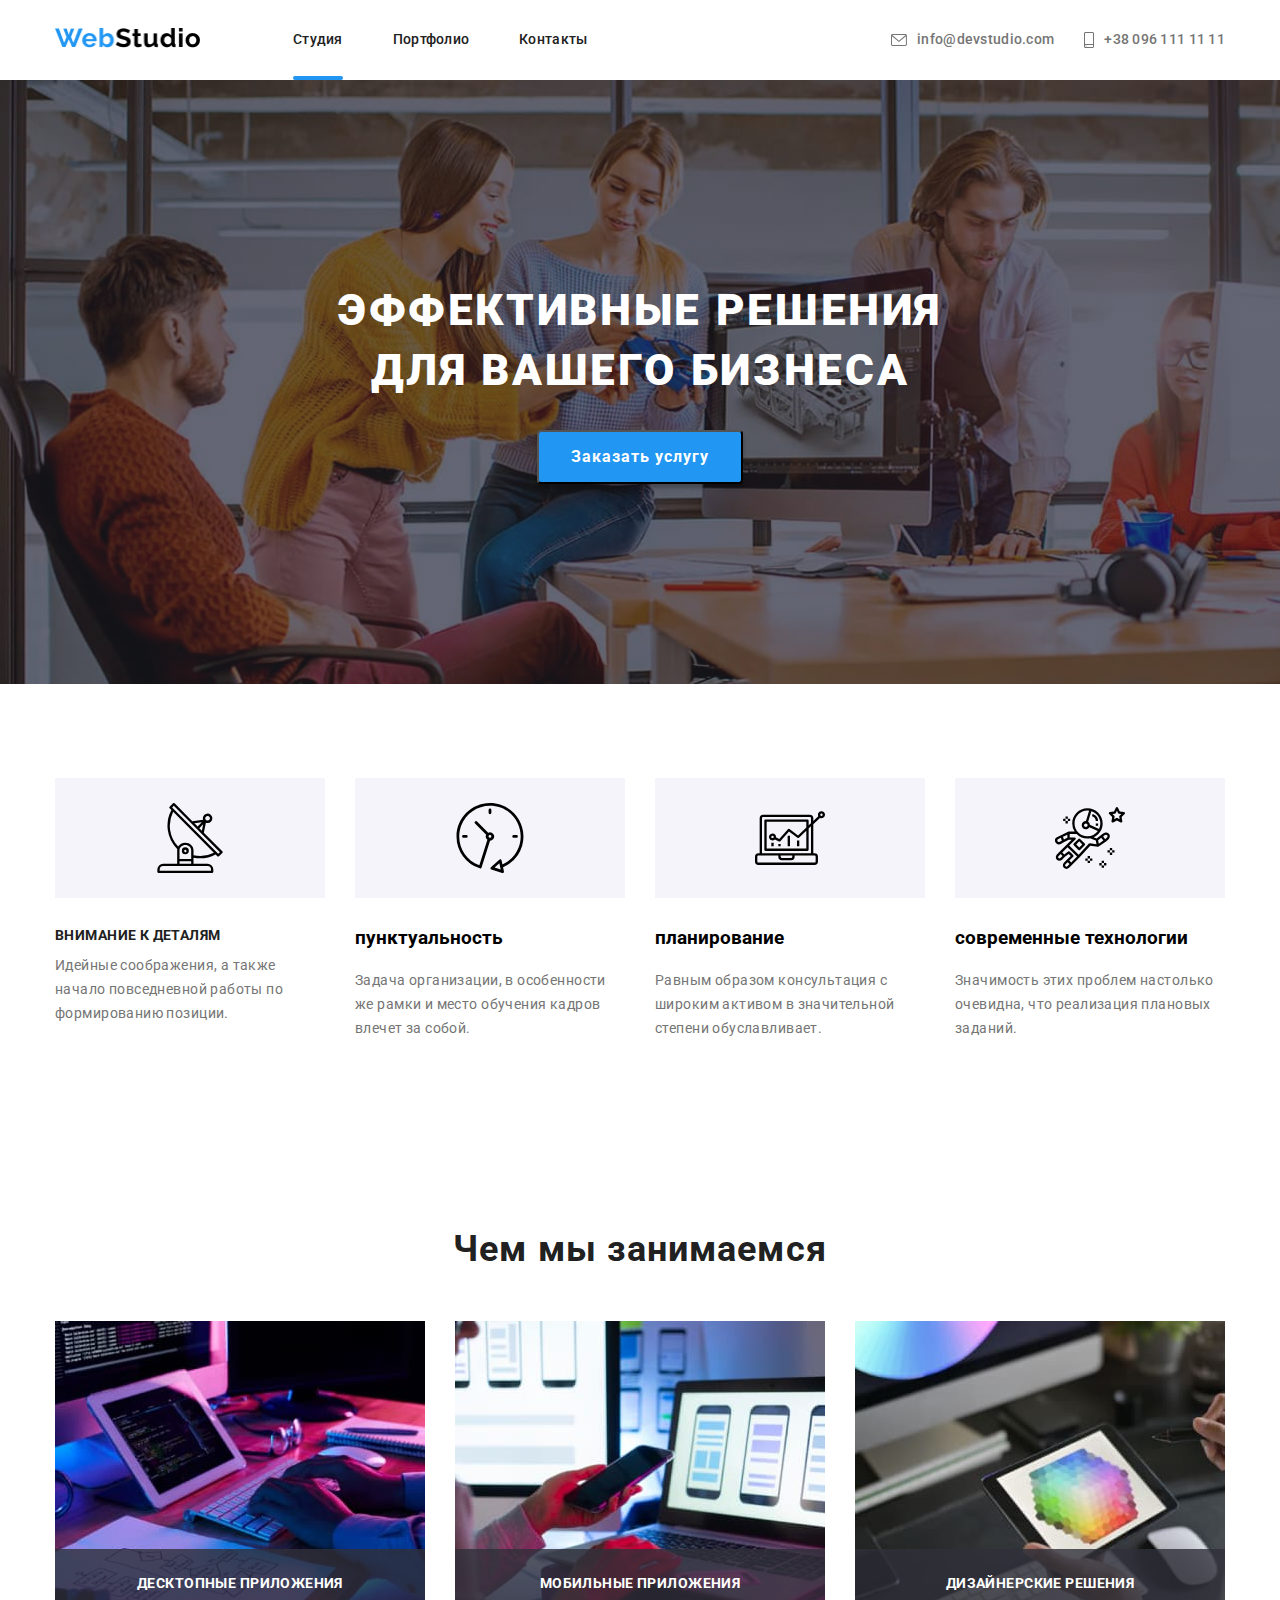
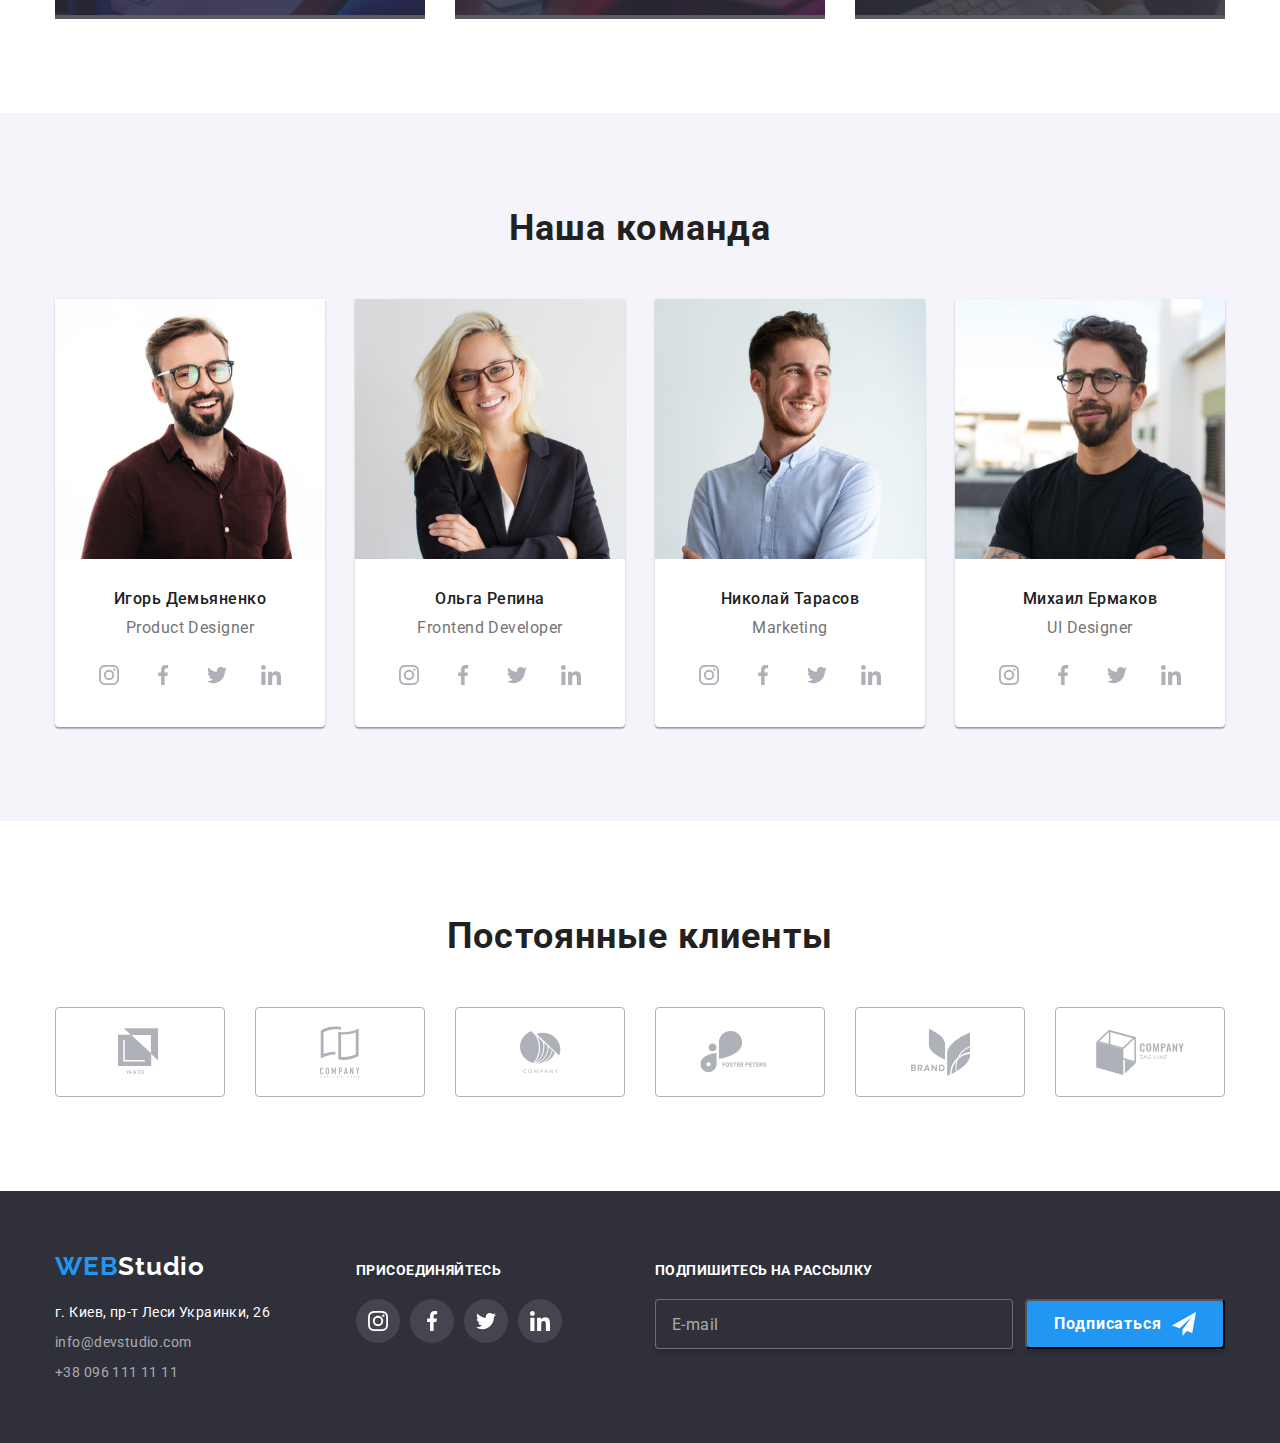
<file: index.html>
<!DOCTYPE html>
<html lang="ru">
  <head>
    <meta charset="UTF-8" />
    <meta name="viewport" content="width=device-width, initial-scale=1.0" />
    <title>Главная</title>
    <link rel="preconnect" href="https://fonts.gstatic.com" />
    <link href="https://fonts.googleapis.com/css2?family=Roboto:wght@100;400;500;700;900&display=swap" rel="stylesheet" />
    <link href="https://fonts.googleapis.com/css2?family=Raleway:wght@700&display=swap" rel="stylesheet" />
    <link rel="stylesheet" href="./css/main.min.css" />
  </head>
  <body>
    <!-- Шапка сайта -->
    <header>
      <div class="container header">
        <!-- Логотип сайта-->
        <a href="./index.html"><img src="./images/WebStudio.jpg" alt="Logo" width="145" /></a>
        <!--Навигация по сайту-->
        <nav class="main-nav">
          <ul class="main-nav--list">
            <li class="main-nav--item"><a class="main-nav--link main-nav--link_active" href="./index.html">Студия</a></li>
            <li class="main-nav--item"><a class="main-nav--link" href="./portfolio.html">Портфолио</a></li>
            <li class="main-nav--item"><a class="main-nav--link" href="">Контакты</a></li>
          </ul>
        </nav>
        <address class="contacts-header">
          <a class="contacts-header--link" href="mailto:info@devstudio.com">
            <svg class="contacts-header--icon" width="16px" height="12px">
              <use href="./images/symbol.svg#icon-envelope"></use>
            </svg>
            info@devstudio.com</a
          >
          <a class="contacts-header--link" href="tel:+380961111111">
            <svg class="contacts-header--icon" width="10px" height="16px">
              <use href="./images/symbol.svg#icon-smartphone"></use>
            </svg>
            +38 096 111 11 11</a
          >
        </address>
      </div>
    </header>

    <!-- Секция герой-->
    <main>
      <section class="hero">
        <h1 class="hero--title"=>Эффективные решения для вашего бизнеса</h1>
        <button class="hero--button" data-modal-open>Заказать услугу</button>
        <div class="backdrop backdrop_is-hidden" data-modal>
          <div class="modal">
            <b class="modal--text">Оставьте свои данные, мы вам перезвоним</b>
            <form class="form" action="#">
              <div class="form-section">
                <label class="form-section--name" for="name">Имя</label>
                <div class="input-block">
                  <input class="input-block--input" id="name" type="text" name="name" />
                  <svg class="input-block--icon" width="18px" height="18px">
                    <use href="./images/symbol-defs.svg#icon-person-black-18dp-1"></use>
                  </svg>
                </div>
              </div>
              <div class="form-section">
                <label class="form-section--name" for="tel">Телефон</label>
                <div class="input-block">
                  <input class="input-block--input" id="tel" type="tel" name="tel" />
                  <svg class="input-block--icon" width="18px" height="18px">
                    <use href="./images/symbol-defs.svg#icon-phone-black-18dp-1"></use>
                  </svg>
                </div>
              </div>
              <div class="form-section">
                <label class="form-section--name" for="email">Почта</label>
                <div class="input-block">
                  <input class="input-block--input" id="email" type="email" name="email" />
                  <svg class="input-block--icon" width="18px" height="18px">
                    <use href="./images/symbol-defs.svg#icon-email-black-18dp-1"></use>
                  </svg>
                </div>
              </div>
              <div class="form-section">
                <label class="form-section--name" for="commit">Комментарий</label>
                <textarea class="form-section--textarea" name="comment" rows="7" placeholder="Оставьте комментарий" id="commit"></textarea>
              </div>
                  <label class="checkbox">
                    <input type="checkbox" name="toc" value="toc" class="checkbox--input" checked />
                    <span class="checkbox--custom-box"></span>
                    <span class="checkbox--text">Соглашаюсь с рассылкой и принимаю &nbsp;<a class="checkbox--link" href="">Условия договора</a></span>
                  </label>
              <button class="form-btn">Отправить</button>
            </form>
            <button class="modal--exit-btn" data-modal-close>
              <svg class="modal--icon" width="18px" height="18px">
                <use href="./images/symbol-defs.svg#icon-close-black"></use>
              </svg>
            </button>
          </div>
        </div>
      </section>
      <!-- Секция наши преимущества-->
      <section class="advantages">
        <div class="container">
          <ul class="advantages--list">
            <li class="advantages--item">
              <div class="advantages--block-icon">
                <svg class="advantages--icon">
                  <use href="./images/symbol.svg#icon-antenna-1"></use>
                </svg>
              </div>
              <h3 class="advantages--second-title">внимание к деталям</h3>
              <p class="advantages--text">Идейные соображения, а также начало повседневной работы по формированию позиции.</p>
            </li>
            <li class="advantages--item">
              <div class="advantages--block-icon">
                <svg class="advantages--icon">
                  <use href="./images/symbol.svg#icon-clock-1"></use>
                </svg>
              </div>
              <h3 class="advantages--second-tittle">пунктуальность</h3>
              <p class="advantages--text">Задача организации, в особенности же рамки и место обучения кадров влечет за собой.</p>
            </li>
            <li class="advantages--item">
              <div class="advantages--block-icon">
                <svg class="advantages--icon">
                  <use href="./images/symbol.svg#icon-diagram-1"></use>
                </svg>
              </div>
              <h3 class="advantages--second-tittle">планирование</h3>
              <p class="advantages--text">Равным образом консультация с широким активом в значительной степени обуславливает.</p>
            </li>
            <li class="advantages--item">
              <div class="advantages--block-icon">
                <svg class="advantages--icon">
                  <use href="./images/symbol.svg#icon-astronaut-1"></use>
                </svg>
              </div>
              <h3 class="advantages--second-tittle">современные технологии</h3>
              <p class="advantages--text">Значимость этих проблем настолько очевидна, что реализация плановых заданий.</p>
            </li>
          </ul>
        </div>
      </section>
      <!-- Секция Чем мы занимаемся-->
      <section class="employment">
        <div class="container">
          <h2 class="employment--title">Чем мы занимаемся</h2>
          <ul class="employment--list">
            <li class="employment--item">
              <a class="employment--link" href=""
                ><img src="./images/box-1.jpg" alt="Пишем код" width="370" />
                <div class="employment--item-title">
                  <p class="employment--text">Десктопные приложения</p>
                </div>
              </a>
            </li>

            <li class="employment--item">
              <a class="employment--link" href=""
                ><img src="./images/box-2.jpg" alt="Адаптивная верстка" width="370" />
                <div class="employment--item-title">
                  <p class="employment--text">мобильные приложения</p>
                </div></a
              >
            </li>
            <li class="employment--item">
              <a class="employment--link" href=""
                ><img src="./images/box-3.jpg" alt="Уникальный дизайн" width="370" />
                <div class="employment--item-title">
                  <p class="employment--text">Дизайнерские решения</p>
                </div></a
              >
            </li>
          </ul>
        </div>
      </section>
      <!-- Наша команда-->
      <section class="about">
        <div class="container">
          <h2 class="about--title">Наша команда</h2>
          <ul class="about--list">
            <li class="about--item">
              <img src="./images/img.jpg" alt="Игорь Демьяненко" width="270" />
              <h3 class="about--second-title">Игорь Демьяненко</h3>
              <p class="about--text">Product Designer</p>
              <div class="about--icon-block">
                <a class="about--link" href="">
                  <svg class="about--icon" width="20px" height="20">
                    <use href="./images/symbol.svg#icon-instagram-1"></use>
                  </svg>
                </a>
                <a class="about--link" href="">
                  <svg class="about--icon" width="20px" height="20">
                    <use href="./images/symbol.svg#icon-facebook-1"></use>
                  </svg>
                </a>
                <a class="about--link" href="">
                  <svg class="about--icon" width="20px" height="20">
                    <use href="./images/symbol.svg#icon-twitter-1"></use>
                  </svg>
                </a>
             
                <a class="about--link" href="">
                  <svg class="about--icon" width="20px" height="20">
                    <use href="./images/symbol.svg#icon-linkedin-1"></use>
                  </svg>
                </a>
              </div>
            </li>
            <li class="about--item">
              <img src="./images/img2.jpg" alt="Ольга Репина" width="270" />
              <h3 class="about--second-title">Ольга Репина</h3>
              <p class="about--text">Frontend Developer</p>
              <div class="about--icon-block">
                <a class="about--link" href="">
                  <svg class="about--icon" width="20px" height="20">
                    <use href="./images/symbol.svg#icon-instagram-1"></use>
                  </svg>
                </a>
                <a class="about--link" href="">
                  <svg class="about--icon" width="20px" height="20">
                    <use href="./images/symbol.svg#icon-facebook-1"></use>
                  </svg>
                </a>
                <a class="about--link" href="">
                  <svg class="about--icon" width="20px" height="20">
                    <use href="./images/symbol.svg#icon-twitter-1"></use>
                  </svg>
                </a>
               
                <a class="about--link" href="">
                  <svg class="about--icon" width="20px" height="20">
                    <use href="./images/symbol.svg#icon-linkedin-1"></use>
                  </svg>
                </a>
              </div>
            </li>
            <li class="about--item">
              <img src="./images/img3.jpg" alt="Николай Тарасов" width="270" />
              <h3 class="about--second-title">Николай Тарасов</h3>
              <p class="about--text">Marketing</p>
              <div class="about--icon-block">
                <a class="about--link" href="">
                  <svg class="about--icon" width="20px" height="20">
                    <use href="./images/symbol.svg#icon-instagram-1"></use>
                  </svg>
                </a>
                <a class="about--link" href="">
                  <svg class="about--icon" width="20px" height="20">
                    <use href="./images/symbol.svg#icon-facebook-1"></use>
                  </svg>
                </a>
                <a class="about--link" href="">
                  <svg class="about--icon" width="20px" height="20">
                    <use href="./images/symbol.svg#icon-twitter-1"></use>
                  </svg>
                </a>
               
                <a class="about--link" href="">
                  <svg class="about--icon" width="20px" height="20">
                    <use href="./images/symbol.svg#icon-linkedin-1"></use>
                  </svg>
                </a>
              </div>
            </li>
            <li class="about--item">
              <img src="./images/img4.jpg" alt="Михаил Ермаков" width="270" />
              <h3 class="about--second-title">Михаил Ермаков</h3>
              <p class="about--text">UI Designer</p>
              <div class="about--icon-block">
                <a class="about--link" href="">
                  <svg class="about--icon" width="20px" height="20">
                    <use href="./images/symbol.svg#icon-instagram-1"></use>
                  </svg>
                </a>
                <a class="about--link" href="">
                  <svg class="about--icon" width="20px" height="20">
                    <use href="./images/symbol.svg#icon-facebook-1"></use>
                  </svg>
                </a>
                <a class="about--link" href="">
                  <svg class="about--icon" width="20px" height="20">
                    <use href="./images/symbol.svg#icon-twitter-1"></use>
                  </svg>
                </a>
               
                <a class="about--link" href="">
                  <svg class="about--icon" width="20px" height="20">
                    <use href="./images/symbol.svg#icon-linkedin-1"></use>
                  </svg>
                </a>
              </div>
            </li>
          </ul>
        </div>
      </section>

      <!-- Постоянные клиенты -->
      <section class="clients">
        <div class="container">
          <h2 class="clients--title">Постоянные клиенты</h2>
          <div class="clients--block-clients">
            <a class="clients--link" href="">
              <svg class="clients--icon" width="44.27" height="49.23">
                <use href="./images/symbol.svg#icon-logo-1"></use>
              </svg>
            </a>
            <a class="clients--link" href="">
              <svg class="clients--icon" width="40" height="52">
                <use href="./images/symbol.svg#icon-logo-2"></use>
              </svg>
            </a>
            <a class="clients--link" href="">
              <svg class="clients--icon" width="41" height="42.6">
                <use href="./images/symbol.svg#icon-logo-3"></use>
              </svg>
            </a>
            <a class="clients--link" href="">
              <svg class="clients--icon" width="79.66" height="42.02">
                <use href="./images/symbol.svg#icon-logo-4"></use>
              </svg>
            </a>
            <a class="clients--link" href="">
              <svg class="clients--icon" width="59" height="47">
                <use href="./images/symbol.svg#icon-logo-5"></use>
              </svg>
            </a>
            <a class="clients--link" href="">
              <svg class="clients--icon" width="88.48" height="45.44">
                <use href="./images/symbol.svg#icon-logo-6"></use>
              </svg>
            </a>
          </div>
        </div>
      </section>
    </main>
    <!-- Подвал сайта-->
    <footer class="footer">
      <div class="container">
        <div class="footer--wrapper">
          <div class="block-address">
            <a class="footer--logo" href="./index.html"><span class="footer--design-logo">WEB</span>Studio</a>
            <address class="address">
              <p class="adress--text">г. Киев, пр-т Леси Украинки, 26</p>
              <a class="adress--link" href="mailto:info@devstudio.com">info@devstudio.com</a>
              <a class="adress--link" href="tel:+380961111111">+38 096 111 11 11</a>
            </address>
          </div>
          <div class="social">
            <h3 class="social--title">присоединяйтесь</h3>
            <a class="social--link" href="">
              <svg class="social--icon" width="20px" height="20">
                <use href="./images/symbol.svg#icon-instagram-1"></use>
              </svg>
            </a>
            <a class="social--link" href="">
              <svg class="social--icon" width="20px" height="20">
                <use href="./images/symbol.svg#icon-facebook-1"></use>
              </svg>
            </a>
            <a class="social--link" href="">
              <svg class="social--icon" width="20px" height="20">
                <use href="./images/symbol.svg#icon-twitter-1"></use>
              </svg>
            </a>
           
            <a class="social--link" href="">
              <svg class="social--icon" width="20px" height="20">
                <use href="./images/symbol.svg#icon-linkedin-1"></use>
              </svg>
            </a>
          </div>
          <div class="subscription">
            <b class="subscription--text">Подпишитесь на рассылку</b>
            <form action="" class="subscription--form">
              <input type="email" name="email" placeholder="E-mail" class="subscription--email" />
              <button class="subscription--button" type="submit" >Подписаться</button>
            </form>
          </div>
        </div>
      </div>
    </footer>
    <script src="./js/modal.js"></script>
  </body>
</html>
</file>
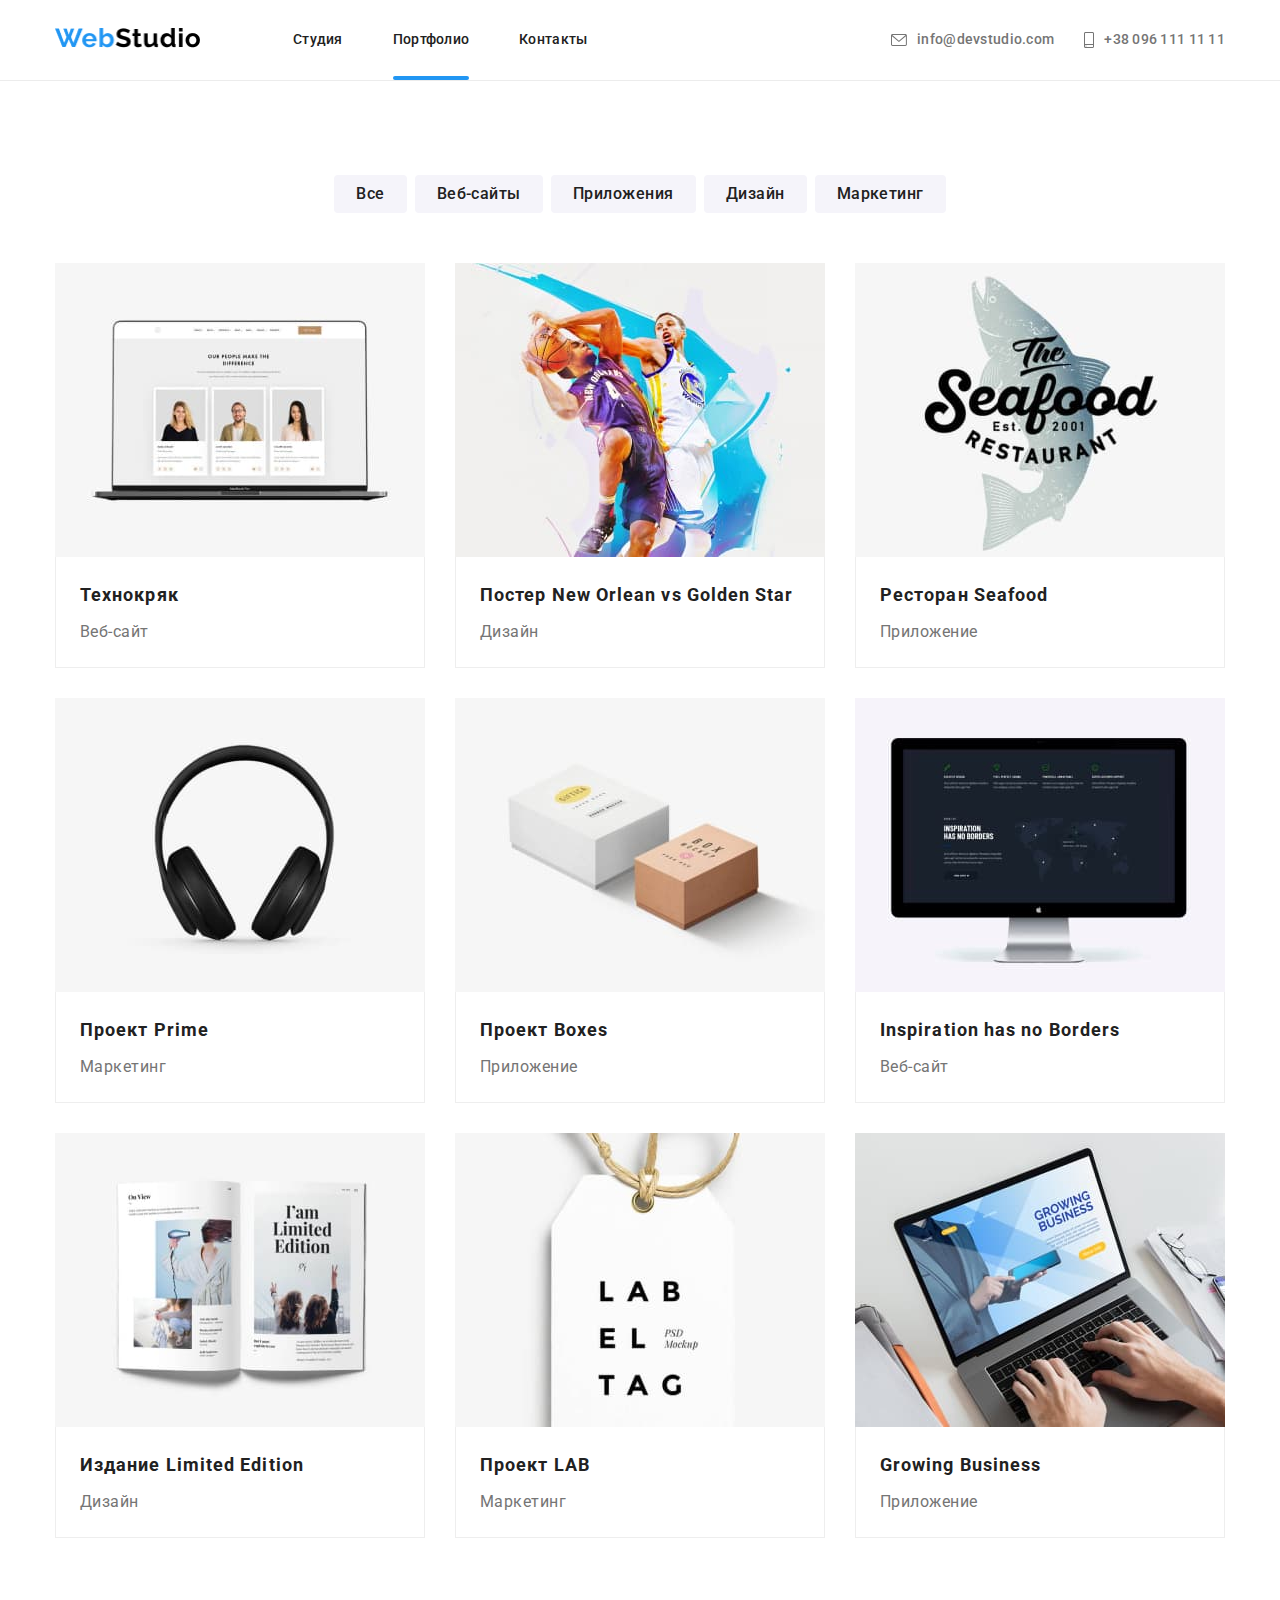
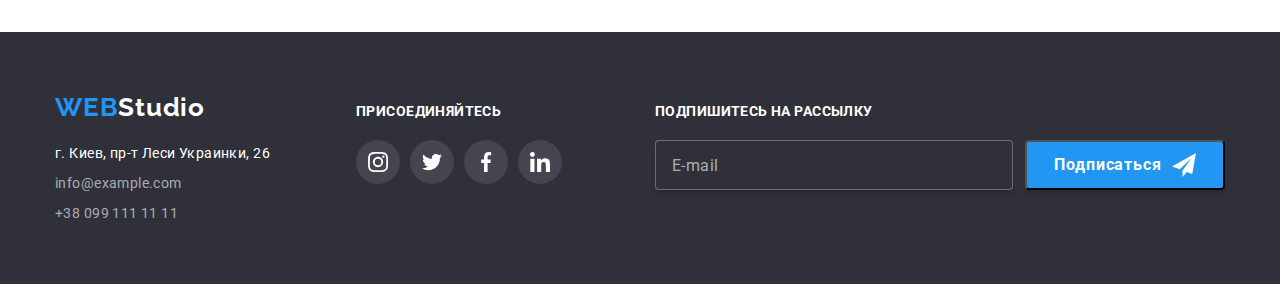
<file: portfolio.html>
<!DOCTYPE html>
<html lang="ru">
<head>
    <meta charset="UTF-8">
    <meta name="viewport" content="width=device-width, initial-scale=1.0">
    <title>Портфолио</title>
    <link rel="preconnect" href="https://fonts.gstatic.com">
    <link href="https://fonts.googleapis.com/css2?family=Roboto:wght@100;400;500;700;900&display=swap" rel="stylesheet">
    <link href="https://fonts.googleapis.com/css2?family=Raleway:wght@700&display=swap" rel="stylesheet">
    <link rel="stylesheet" href="./css/main.min.css" />
</head>
<body>
    <!-- Шапка сайта -->
    <header class="header-border">
        <div class="container header">
            <!-- Логотип сайта-->
        <a href="./index.html"><img src="./images/WebStudio.jpg" alt="Logo" width="145"></a>
        <!--Навигация по сайту-->
        <nav class="main-nav">
          <ul class="main-nav--list">
              <li class="main-nav--item"><a class="main-nav--link" href="./index.html">Студия</a></li>
              <li class="main-nav--item"><a class="main-nav--link main-nav--link_active" href="./portfolio.html">Портфолио</a></li>
              <li class="main-nav--item"><a class="main-nav--link" href="">Контакты</a></li>
            </ul>
        </nav>
        <address class="contacts-header">
            <a class="contacts-header--link" href="mailto:info@devstudio.com">
                <svg class="contacts-header--icon" width="16" , height="12">
                    <use href="./images/symbol.svg#icon-envelope"></use>
                </svg>
                info@devstudio.com</a>
            <a class="contacts-header--link" href="tel:+380961111111">
                <svg class="contacts-header--icon" width="10" , height="16">
                    <use href="./images/symbol.svg#icon-smartphone"></use>
                </svg>
                +38 096 111 11 11</a>
        </address>
      </header>
    <main class="portfolio">
        <h1 class="portfolio--title">Примеры работ</h1>
        <!-- Фильтр-->
        <div class="portfolio--buttons">
            <button class="portfolio--button" type="button">Все</button>
            <button class="portfolio--button" type="button">Веб-сайты</button>
            <button class="portfolio--button" type="button">Приложения</button>
            <button class="portfolio--button" type="button">Дизайн</button>
            <button class="portfolio--button" type="button">Маркетинг</button>
        </div>

        <!-- Галерея работ -->
        <div class="container">
            <h2 class="galery--title">Галерея работ</h2>
        <ul class="galery--list">
            <li class="galery--item">
                <a class="galery--link" href="">
                <div class="description">
                    <img src="./images/tehnokryak.jpg" alt="Технокряк" width="370">
                    <div class="description--info">
                        <p class="description--text">
                            Технокряк это современная площадка распространения коронавируса. Компании используют эту платформу для цифрового
                            шпионажа и атак на защищённые сервера конкурентов.
                        </p>
                    </div>
                </div>
                <div class="galery--signature">
                    <h3 class="galery--second-title">Технокряк</h3>
                    <p class="galery--text">Веб-сайт</p>
                </div>
                    </a>
            </li>
            <li class="galery--item">
                <a class="galery--link" href="">
                    <div class="description">
                        <img src="./images/nba.jpg" alt="НБА" width="370">
                        <div class="description--info">
                            <p class="description--text">
                                Технокряк это современная площадка распространения коронавируса. Компании используют эту платформу для цифрового
                                шпионажа и атак на защищённые сервера конкурентов.
                            </p>
                        </div>
                    </div>
                <div class="galery--signature">
                    <h3 class="galery--second-title">Постер New Orlean vs Golden Star</h3>
                    <p class="galery--text">Дизайн</p>
                </div>
                    </a>
        </li>
            <li class="galery--item">
                    <a class="galery--link" href="">
                        <div class="description">
                        <img src="./images/seafood.jpg" alt="ресторан" width="370">
                            <div class="description--info">
                                <p class="description--text">
                                    Технокряк это современная площадка распространения коронавируса. Компании используют эту платформу для цифрового
                                    шпионажа и атак на защищённые сервера конкурентов.
                                </p>
                            </div>
                        </div>
                        
                    <div class="galery--signature">    
                        <h3 class="galery--second-title">Ресторан Seafood</h3>
                        <p class="galery--text">Приложение</p>
                </div>
            </a>
            </li>
            <li class="galery--item"> 
                    <a class="galery--link" href="">
                        <div class="description">
                            <img src="./images/prime.jpg" alt="наушники" width="370">
                        <div class="description--info">
                                <p class="description--text">
                                    Технокряк это современная площадка распространения коронавируса. Компании используют эту платформу для цифрового
                                    шпионажа и атак на защищённые сервера конкурентов.
                                </p>
                            </div>
                        </div>
                        <div class="galery--signature"> 
                        <h3 class="galery--second-title">Проект Prime</h3>
                    <p class="galery--text">Маркетинг</p>
                        </div>
                    </a>
            </li>
            <li class="galery--item">
                    <a class="galery--link" href="">
                        <div class="description">
                            <img src="./images/boxes.jpg" alt="Коробки" width="370">
                            <div class="description--info">
                                <p class="description--text">
                                    Технокряк это современная площадка распространения коронавируса. Компании используют эту платформу для цифрового
                                    шпионажа и атак на защищённые сервера конкурентов.
                                </p>
                            </div>
                        </div>
                        <div class="galery--signature"> 
                        <h3 class="galery--second-title">Проект Boxes</h3>
                    <p class="galery--text">Приложение</p>
                        </div>
                    </a>
            </li>
            <li class="galery--item">
                <a class="galery--link" href="">
                    <div class="description">
                        <img src="./images/site.jpg" alt="Моноблок" width="370">
                            <div class="description--info">
                                <p class="description--text">
                                    Технокряк это современная площадка распространения коронавируса. Компании используют эту платформу для цифрового
                                    шпионажа и атак на защищённые сервера конкурентов.
                                </p>
                            </div>
                    </div>
                    <div class="galery--signature"> 
                    <h3 class="galery--second-title">Inspiration has no Borders</h3>
                <p class="galery--text">Веб-сайт</p>
                    </div>
                </a>
        </li>
        <li class="galery--item">
                <a class="galery--link" href="">
                    <div class="description">
                        <img src="./images/edition.jpg" alt="книга" width="370">
                        <div class="description--info">
                                <p class="description--text">
                                    Технокряк это современная площадка распространения коронавируса. Компании используют эту платформу для цифрового
                                    шпионажа и атак на защищённые сервера конкурентов.
                                </p>
                        </div>
                    </div>
                    
                    <div class="galery--signature"> 
                    <h3 class="galery--second-title">Издание Limited Edition</h3>
                    <p class="galery--text">Дизайн</p>
                    </div>
                </a>
        </li>
        <li class="galery--item">
                <a class="galery--link" href="">
                    <div class="description">
                        <img src="./images/lab.jpg" alt="этикетка" width="370">
                        <div class="description--info">
                                <p class="description--text">
                                    Технокряк это современная площадка распространения коронавируса. Компании используют эту платформу для цифрового
                                    шпионажа и атак на защищённые сервера конкурентов.
                                </p>
                        </div>
                    </div>
                    
                    <div class="galery--signature"> 
                    <h3 class="galery--second-title">Проект LAB</h3>
                <p class="galery--text">Маркетинг</p>
                    </div>
                </a>
        </li>
        <li class="galery--item">
                <a class="galery--link" href="">
                    <div class="description">
                        <img src="./images/business.jpg" alt="ноутбук" width="370">
                        <div class="description--info">
                                <p class="description--text">
                                    Технокряк это современная площадка распространения коронавируса. Компании используют эту платформу для цифрового
                                    шпионажа и атак на защищённые сервера конкурентов.
                                </p>
                        </div>
                    </div>
                    
                    <div class="galery--signature"> 
                    <h3 class="galery--second-title">Growing Business</h3>
                <p class="galery--text">Приложение</p>
                    </div>
                </a>
        </li>
        </ul>
        </div>
    </main>
    <!-- Подвал сайта-->
    <footer class="footer">
      <div class="container">
        <div class="footer--wrapper">
          <div class="block-address">
            <a class="footer--logo" href="./index.html"><span class="footer--design-logo">WEB</span>Studio</a>
            <address class="address">
              <p class="adress--text">г. Киев, пр-т Леси Украинки, 26</p>
              <a class="adress--link" href="mailto:info@example.com">info@example.com</a>
              <a class="adress--link" href="tel:+380991111111">+38 099 111 11 11</a>
            </address>
          </div>
          <div class="social">
            <h3 class="social--title">присоединяйтесь</h3>
            <a class="social--link" href="">
              <svg class="social--icon" width="20px" height="20">
                <use href="./images/symbol.svg#icon-instagram-1"></use>
              </svg>
            </a>
            <a class="social--link" href="">
              <svg class="social--icon" width="20px" height="20">
                <use href="./images/symbol.svg#icon-twitter-1"></use>
              </svg>
            </a>
            <a class="social--link" href="">
              <svg class="social--icon" width="20px" height="20">
                <use href="./images/symbol.svg#icon-facebook-1"></use>
              </svg>
            </a>
            <a class="social--link" href="">
              <svg class="social--icon" width="20px" height="20">
                <use href="./images/symbol.svg#icon-linkedin-1"></use>
              </svg>
            </a>
          </div>
          <div class="subscription">
            <b class="subscription--text">Подпишитесь на рассылку</b>
            <form action="" class="subscription--form">
              <input type="email" name="email" placeholder="E-mail" class="subscription--email" />
              <button type="submit" class="subscription--button">Подписаться</button>
            </form>
          </div>
        </div>
      </div>
    </footer>
</body>
</html>
</file>
<file: css/main.min.css>
/*! modern-normalize v1.0.0 | MIT License | https://github.com/sindresorhus/modern-normalize */*,*::before,*::after{-webkit-box-sizing:border-box;box-sizing:border-box}:root{-moz-tab-size:4;-o-tab-size:4;tab-size:4}html{line-height:1.15;-webkit-text-size-adjust:100%}body{margin:0}body{font-family:system-ui,-apple-system,"Segoe UI",Roboto,Helvetica,Arial,sans-serif,"Apple Color Emoji","Segoe UI Emoji"}hr{height:0;color:inherit}abbr[title]{-webkit-text-decoration:underline dotted;text-decoration:underline dotted}b,strong{font-weight:bolder}code,kbd,samp,pre{font-family:ui-monospace, SFMono-Regular, Consolas, 'Liberation Mono', Menlo, monospace;font-size:1em}small{font-size:80%}sub,sup{font-size:75%;line-height:0;position:relative;vertical-align:baseline}sub{bottom:-0.25em}sup{top:-0.5em}table{text-indent:0;border-color:inherit}button,input,optgroup,select,textarea{font-family:inherit;font-size:100%;line-height:1.15;margin:0}button,select{text-transform:none}button,[type='button'],[type='reset'],[type='submit']{-webkit-appearance:button}::-moz-focus-inner{border-style:none;padding:0}:-moz-focusring{outline:1px dotted ButtonText}:-moz-ui-invalid{box-shadow:none}legend{padding:0}progress{vertical-align:baseline}::-webkit-inner-spin-button,::-webkit-outer-spin-button{height:auto}[type='search']{-webkit-appearance:textfield;outline-offset:-2px}::-webkit-search-decoration{-webkit-appearance:none}::-webkit-file-upload-button{-webkit-appearance:button;font:inherit}summary{display:list-item}ul{list-style:none}a{text-decoration:none}body{font-family:Roboto,sans-serif}.footer--logo{font-family:Raleway,sans-serif}.container{width:1200px;padding-left:15px;padding-right:15px;margin-left:auto;margin-right:auto}.header{display:-webkit-box;display:-ms-flexbox;display:flex;-webkit-box-align:center;-ms-flex-align:center;align-items:center}.header-border{border-bottom:solid 1px #ECECEC}.main-nav--list{display:-webkit-box;display:-ms-flexbox;display:flex;margin-top:0;margin-bottom:0px;margin-left:93px;padding:0}.main-nav--list .main-nav--item{margin-right:50px}.main-nav--list .main-nav--item:last-child{margin-right:0}.main-nav--link_active{color:#2196f3;position:relative;display:block}.main-nav--link_active::after{position:absolute;content:'';width:100%;height:4px;left:0;bottom:0;background:#2196f3;border-radius:2px}.main-nav--link{display:block;padding-top:32px;padding-bottom:32px;color:#212121;font-size:14px;line-height:1.14;letter-spacing:0.02em;font-weight:500;-webkit-transition:250ms cubic-bezier(0.4, 0, 0.2, 1);transition:250ms cubic-bezier(0.4, 0, 0.2, 1)}.main-nav--link:hover,.main-nav--link:focus{color:#2196f3}.contacts-header{display:-webkit-box;display:-ms-flexbox;display:flex;margin-left:auto}.contacts-header--link{display:-webkit-box;display:-ms-flexbox;display:flex;-webkit-box-align:center;-ms-flex-align:center;align-items:center;color:#757575;font-style:normal;font-size:14px;line-height:1.14;letter-spacing:0.02em;font-weight:500;-webkit-transition:250ms cubic-bezier(0.4, 0, 0.2, 1);transition:250ms cubic-bezier(0.4, 0, 0.2, 1)}.contacts-header--link+.contacts-header--link{margin-left:30px}.contacts-header--link:hover,.contacts-header--link:focus{color:#2196f3}.contacts-header--icon{fill:currentColor;margin-right:10px}.hero{max-width:1600px;padding:200px 0px;margin-left:auto;margin-right:auto;background-color:#c4c4c4;background-image:-webkit-gradient(linear, left top, left bottom, from(rgba(47,48,58,0.4)), to(rgba(47,48,58,0.4))),url("../images/hero.jpg");background-image:linear-gradient(rgba(47,48,58,0.4), rgba(47,48,58,0.4)),url("../images/hero.jpg");background-repeat:no-repeat;background-size:cover;text-align:center}.hero--title{margin-left:auto;margin-right:auto;margin-top:0px;margin-bottom:30px;width:696px;color:#fff;font-style:normal;font-weight:900;font-size:44px;line-height:1.37;letter-spacing:0.06em;text-transform:uppercase}.hero--button{display:inline-block;border-radius:4px;padding:10px 32px;min-width:200px;color:#fff;background-color:#2196f3;-webkit-box-shadow:0px 4px 4px rgba(0,0,0,0.25);box-shadow:0px 4px 4px rgba(0,0,0,0.25);font-weight:700;font-size:16px;line-height:1.87;letter-spacing:0.06em;-webkit-transition:250ms cubic-bezier(0.4, 0, 0.2, 1);transition:250ms cubic-bezier(0.4, 0, 0.2, 1)}.hero--button:hover,.hero--button:focus{outline:none;cursor:pointer}.backdrop{z-index:2;position:fixed;top:0;left:0;width:100%;height:100%;background-color:rgba(0,0,0,0.2);opacity:1;-webkit-transition:opacity 250ms cubic-bezier(0.4, 0, 0.2, 1);transition:opacity 250ms cubic-bezier(0.4, 0, 0.2, 1)}.backdrop_is-hidden{opacity:0;pointer-events:none}.backdrop_is-hidden .modal{-webkit-transform:translate(-50%, -50%) scale(0.8);transform:translate(-50%, -50%) scale(0.8)}.modal{position:absolute;top:50%;left:50%;padding:40px;width:528px;background-color:#fff;border-radius:4px;-webkit-box-shadow:0px 1px 3px rgba(0,0,0,0.12),0px 1px 1px rgba(0,0,0,0.14),0px 2px 1px rgba(0,0,0,0.2);box-shadow:0px 1px 3px rgba(0,0,0,0.12),0px 1px 1px rgba(0,0,0,0.14),0px 2px 1px rgba(0,0,0,0.2);-webkit-transform:translate(-50%, -50%) scale(1);transform:translate(-50%, -50%) scale(1);-webkit-transition:250ms cubic-bezier(0.4, 0, 0.2, 1);transition:250ms cubic-bezier(0.4, 0, 0.2, 1)}.modal--text{display:inline-block;margin-bottom:12px;font-style:bold;font-weight:700;font-size:20px;line-height:1.15;text-align:center;letter-spacing:0.03em;color:#212121}.modal--exit-btn{display:-webkit-box;display:-ms-flexbox;display:flex;position:absolute;top:0;right:0;margin-top:8px;margin-right:8px;width:30px;height:30px;border:1px solid rgba(0,0,0,0.1);border-radius:50%;background-color:#fff;cursor:pointer;-webkit-transition:250ms cubic-bezier(0.4, 0, 0.2, 1);transition:250ms cubic-bezier(0.4, 0, 0.2, 1)}.modal--exit-btn:hover,.modal--exit-btn:focus{color:#2196f3;cursor:pointer}.modal--icon{margin:auto;fill:currentColor}.input-block{position:relative}.input-block--icon{margin-left:12px;position:absolute;top:50%;left:0;-webkit-transform:translateY(-50%);transform:translateY(-50%)}.form{margin:auto;width:448px}.form-section{display:-webkit-box;display:-ms-flexbox;display:flex;-webkit-box-orient:vertical;-webkit-box-direction:normal;-ms-flex-direction:column;flex-direction:column;margin-bottom:10px;text-align:left}.form-section--name{margin-bottom:4px;font-style:normal;font-weight:400;font-size:12px;line-height:1.185;letter-spacing:0.01em;color:#757575}.input-block--input,.form-section--textarea{padding-left:42px;border:1px solid rgba(33,33,33,0.2);-webkit-box-sizing:border-box;box-sizing:border-box;border-radius:4px;height:40px;width:100%}.input-block--input:focus,.input-block--input .form-section--textarea:focus,.form-section--textarea:focus,.form-section--textarea .form-section--textarea:focus{border:1px solid #2196f3;outline:none}.input-block--input:focus+.input-block--icon,.form-section--textarea:focus+.input-block--icon{fill:#2196f3}.form-section--textarea{resize:none;height:120px;padding:12px 16px}.form-section--textarea::-webkit-input-placeholder{font-style:normal;font-weight:400;font-size:12px;line-height:1.166;letter-spacing:0.01em;color:rgba(117,117,117,0.5)}.form-section--textarea:-ms-input-placeholder{font-style:normal;font-weight:400;font-size:12px;line-height:1.166;letter-spacing:0.01em;color:rgba(117,117,117,0.5)}.form-section--textarea::-ms-input-placeholder{font-style:normal;font-weight:400;font-size:12px;line-height:1.166;letter-spacing:0.01em;color:rgba(117,117,117,0.5)}.form-section--textarea::placeholder{font-style:normal;font-weight:400;font-size:12px;line-height:1.166;letter-spacing:0.01em;color:rgba(117,117,117,0.5)}.checkbox{display:-webkit-box;display:-ms-flexbox;display:flex;-webkit-box-pack:center;-ms-flex-pack:center;justify-content:center;margin-top:20px;margin-bottom:30px;-webkit-box-align:center;-ms-flex-align:center;align-items:center;font-weight:400;font-size:14px;line-height:1.72;letter-spacing:0.03em;color:#757575;-webkit-transition:250ms cubic-bezier(0.4, 0, 0.2, 1);transition:250ms cubic-bezier(0.4, 0, 0.2, 1)}.checkbox--input{appearance:none;-webkit-appearance:none;-moz-appearance:none}.checkbox--input:checked+.checkbox--custom-box{background-image:url(../images/icon-check-on.svg);background-size:contain;cursor:pointer;background-repeat:no-repeat}.checkbox--input:focus+.checkbox--custom-box{-webkit-box-sizing:content-box;box-sizing:content-box}.checkbox--custom-box{display:-webkit-inline-box;display:-ms-inline-flexbox;display:inline-flex;width:16px;height:15px;margin-right:8px;background-image:url(../images/icon-check-off.svg);fill:#212121;background-size:contain;background-repeat:no-repeat;cursor:pointer;-webkit-transition:250ms cubic-bezier(0.4, 0, 0.2, 1);transition:250ms cubic-bezier(0.4, 0, 0.2, 1)}.checkbox--text{display:-webkit-inline-box;display:-ms-inline-flexbox;display:inline-flex}.checkbox--link{color:#2196f3;text-decoration:underline;text-decoration-skip-ink:none}.form-btn{padding:10px 55px;font-style:normal;font-weight:700;font-size:16px;line-height:1.875;-webkit-box-align:center;-ms-flex-align:center;align-items:center;text-align:center;letter-spacing:0.06em;color:#fff;background:#2196f3;border:none;-webkit-box-shadow:0px 4px 4px rgba(0,0,0,0.15);box-shadow:0px 4px 4px rgba(0,0,0,0.15);border-radius:4px;cursor:pointer}.advantages{padding:94px 0px}.advantages--second-title{margin-top:0px;margin-bottom:10px;color:#212121;font-style:normal;font-weight:bold;font-size:14px;line-height:1.14;letter-spacing:0.03em;text-transform:uppercase}.advantages--item{margin-right:30px;width:270px}.advantages--item:last-child{margin-right:0px}.advantages--icon{margin:auto;width:70px;height:70px}.advantages--block-icon{display:-webkit-box;display:-ms-flexbox;display:flex;margin-bottom:30px;width:270px;height:120px;background-color:#f5f4fa}.advantages--list{display:-webkit-box;display:-ms-flexbox;display:flex;-ms-flex-wrap:wrap;flex-wrap:wrap;-webkit-box-pack:justify;-ms-flex-pack:justify;justify-content:space-between;margin-top:0px;margin-bottom:0px;padding-left:0px;margin-bottom:94px}.advantages--text{margin-top:0px;margin-bottom:0px;color:#757575;font-style:normal;font-weight:400;font-size:14px;line-height:1.71;letter-spacing:0.03em}.employment{padding-bottom:94px}.employment--list{display:-webkit-box;display:-ms-flexbox;display:flex;margin:0px;padding-left:0px}.employment--title{margin-top:0px;margin-bottom:50px;color:#212121;font-style:normal;font-weight:700;font-size:36px;line-height:1.17;text-align:center;letter-spacing:0.03em}.employment--item{margin-right:30px;position:relative}.employment--item:last-child{margin-right:0}.employment--text{display:-webkit-box;display:-ms-flexbox;display:flex;position:absolute;margin:0;bottom:0;left:0;width:100%;height:70px;-webkit-box-align:center;-ms-flex-align:center;align-items:center;-webkit-box-pack:center;-ms-flex-pack:center;justify-content:center;background:rgba(47,48,58,0.8);font-style:normal;font-weight:700;font-size:14px;line-height:1.14;letter-spacing:0.03em;text-transform:uppercase;color:#fff}.about{background-color:#f5f4fa;margin-left:auto;margin-right:auto;padding:94px 0px}.about--title{margin-top:0px;margin-bottom:50px;color:#212121;font-style:normal;font-weight:700;font-size:36px;line-height:1.17;text-align:center;letter-spacing:0.03em}.about--list{display:-webkit-box;display:-ms-flexbox;display:flex;margin-top:0px;padding-left:0px;margin-bottom:0px}.about--item{margin-right:30px;font-size:0px;background-color:#fff;-webkit-box-shadow:0px 1px 3px rgba(0,0,0,0.12),0px 1px 1px rgba(0,0,0,0.14),0px 2px 1px rgba(0,0,0,0.2);box-shadow:0px 1px 3px rgba(0,0,0,0.12),0px 1px 1px rgba(0,0,0,0.14),0px 2px 1px rgba(0,0,0,0.2);border-radius:0px 0px 4px 4px}.about--item:last-child{margin-right:0}.about--link{display:block;margin-left:10px;padding:0;width:44px;height:44px;border-radius:50%;border:none;color:#afb1b8;-webkit-transition:250ms cubic-bezier(0.4, 0, 0.2, 1);transition:250ms cubic-bezier(0.4, 0, 0.2, 1)}.about--second-title{margin-top:30px;margin-bottom:10px;color:#212121;font-style:normal;font-weight:500;font-size:16px;line-height:1.19;text-align:center;letter-spacing:0.03em}.about--text{margin-top:0px;margin-bottom:16px;color:#757575;font-style:normal;font-weight:400;font-size:16px;line-height:1.19;text-align:center;letter-spacing:0.03em}.about--icon-block{display:-webkit-box;display:-ms-flexbox;display:flex;margin-bottom:30px}.about--icon{fill:currentColor;margin:auto}.about--link{display:-webkit-box;display:-ms-flexbox;display:flex;margin-left:10px;padding:0;width:44px;height:44px;border-radius:50%;border:none;color:#afb1b8;-webkit-transition:250ms cubic-bezier(0.4, 0, 0.2, 1);transition:250ms cubic-bezier(0.4, 0, 0.2, 1)}.about--link:first-child{margin-left:32px}.about--link:hover,.about--link:focus{background-color:#2196f3;color:#ffffff}.clients{padding:94px 0px}.clients--title{margin:0px;margin-bottom:50px;color:#212121;font-style:normal;font-weight:700;font-size:36px;line-height:1.17;text-align:center;letter-spacing:0.03em}.clients--block-clients{display:-webkit-box;display:-ms-flexbox;display:flex;-webkit-box-pack:justify;-ms-flex-pack:justify;justify-content:space-between}.clients--link{display:-webkit-box;display:-ms-flexbox;display:flex;padding:0px;width:170px;height:90px;border:1px solid #afb1b8;border-radius:4px;background-color:transparent;color:#afb1b8;-webkit-transition:250ms cubic-bezier(0.4, 0, 0.2, 1);transition:250ms cubic-bezier(0.4, 0, 0.2, 1)}.clients--link:hover,.clients--link:focus{border:1px solid #2196f3;color:#2196f3}.clients--icon{fill:currentColor;margin:auto}.footer{background-color:#2f303a;margin-left:auto;margin-right:auto;padding:60px 0px}.footer--design-logo{color:#2196f3}.footer--logo{display:inline-block;margin-bottom:20px;color:#fff;font-style:normal;font-weight:700;font-size:26px;line-height:1.19;letter-spacing:0.03em}.address{display:-webkit-box;display:-ms-flexbox;display:flex;-webkit-box-orient:vertical;-webkit-box-direction:normal;-ms-flex-direction:column;flex-direction:column;font-style:normal;font-weight:400;font-size:14px;line-height:1.5;letter-spacing:0.03em}.adress--text{margin-top:0;margin-bottom:9px;width:231px;color:#fff;font-style:normal;font-weight:400;font-size:14px;letter-spacing:0.03em}.adress--link{width:231px;margin-bottom:9px;color:rgba(255,255,255,0.6)}.adress--link:last-child{margin-bottom:0px}.footer--wrapper{display:-webkit-box;display:-ms-flexbox;display:flex}.social{font-size:0px;width:206px;height:80px;margin-top:12px;margin-left:70px}.social--title{margin:0;margin-bottom:20px;font-family:Roboto;font-weight:700;font-size:14px;line-height:1.14;letter-spacing:0.03em;text-transform:uppercase;color:#fff}.social--link{display:-webkit-inline-box;display:-ms-inline-flexbox;display:inline-flex;color:#fff;margin-right:10px;width:44px;height:44px;border-radius:50%;background:rgba(255,255,255,0.1);-webkit-transition:250ms cubic-bezier(0.4, 0, 0.2, 1);transition:250ms cubic-bezier(0.4, 0, 0.2, 1)}.social--link:hover,.social--link:focus{background:#2196f3}.social--link:last-child{margin-right:0px}.social--icon{fill:currentColor;margin:auto}.subscription{margin-top:12px;margin-left:93px;width:570px;height:86px}.subscription--text{margin-bottom:20px;display:block;font-style:normal;font-weight:700;font-size:14px;line-height:1.14;letter-spacing:0.03em;text-transform:uppercase;color:#fff}.subscription--email{display:block;margin-right:12px;padding-left:16px;width:358px;height:50px;color:#fff;background-color:#2f303a;border:1px solid rgba(255,255,255,0.3);border-radius:4px;-webkit-box-shadow:0px 4px 4px rgba(0,0,0,0.15);box-shadow:0px 4px 4px rgba(0,0,0,0.15)}.subscription--email::-webkit-input-placeholder{font-style:400;font-weight:normal;font-size:16px;line-height:1.25;-webkit-box-align:center;align-items:center;letter-spacing:0.03em;color:rgba(255,255,255,0.6)}.subscription--email:-ms-input-placeholder{font-style:400;font-weight:normal;font-size:16px;line-height:1.25;-ms-flex-align:center;align-items:center;letter-spacing:0.03em;color:rgba(255,255,255,0.6)}.subscription--email::-ms-input-placeholder{font-style:400;font-weight:normal;font-size:16px;line-height:1.25;-ms-flex-align:center;align-items:center;letter-spacing:0.03em;color:rgba(255,255,255,0.6)}.subscription--email::placeholder{font-style:400;font-weight:normal;font-size:16px;line-height:1.25;-webkit-box-align:center;-ms-flex-align:center;align-items:center;letter-spacing:0.03em;color:rgba(255,255,255,0.6)}.subscription--button{display:-webkit-box;display:-ms-flexbox;display:flex;width:200px;height:50px;font-style:normal;font-weight:700;font-size:16px;line-height:1.875;-webkit-box-align:center;-ms-flex-align:center;align-items:center;text-align:center;letter-spacing:0.06em;-webkit-box-pack:center;-ms-flex-pack:center;justify-content:center;color:#fff;background:#2196f3;-webkit-box-shadow:0px 4px 4px rgba(0,0,0,0.15);box-shadow:0px 4px 4px rgba(0,0,0,0.15);border-radius:4px}.subscription--button:hover{cursor:pointer}.subscription--button::after{content:'';display:block;margin-left:10px;width:24px;height:24px;background-image:url(../images/icon-send.svg)}.subscription--form{display:-webkit-box;display:-ms-flexbox;display:flex}.portfolio{padding:94px 0px}.portfolio--title{display:none}.portfolio--buttons{margin-bottom:50px;text-align:center;font-size:0}.portfolio--button{margin-right:8px;padding:6px 22px;color:#212121;border:0px solid transparent;border-radius:4px;background-color:#f5f4fa;font-style:normal;font-weight:500;font-size:16px;line-height:1.62;text-align:center;letter-spacing:0.03em;-webkit-transition:250ms cubic-bezier(0.4, 0, 0.2, 1);transition:250ms cubic-bezier(0.4, 0, 0.2, 1)}.portfolio--button:last-child{margin-right:0}.portfolio--button:hover,.portfolio--button:focus{color:#fff;background-color:#2196f3;cursor:pointer;-webkit-box-shadow:0px 3px 1px rgba(0,0,0,0.1),0px 1px 2px rgba(0,0,0,0.08),0px 2px 2px rgba(0,0,0,0.12);box-shadow:0px 3px 1px rgba(0,0,0,0.1),0px 1px 2px rgba(0,0,0,0.08),0px 2px 2px rgba(0,0,0,0.12)}.galery--list{display:-webkit-box;display:-ms-flexbox;display:flex;-ms-flex-wrap:wrap;flex-wrap:wrap;padding-left:0;margin:0}.galery--title{display:none}.galery--item{margin-right:30px;margin-bottom:30px;width:370px;background-color:#fff;font-size:0;-webkit-transition:250ms cubic-bezier(0.4, 0, 0.2, 1);transition:250ms cubic-bezier(0.4, 0, 0.2, 1)}.galery--item:hover{-webkit-box-shadow:0px 4px 4px rgba(0,0,0,0.25);box-shadow:0px 4px 4px rgba(0,0,0,0.25)}.galery--item:nth-child(3n+3){margin-right:0}.galery--item:nth-last-child(-n+3){margin-bottom:0}.galery--second-title{margin:0;padding-top:20px;padding-left:24px;padding-bottom:4px;color:#212121;font-style:normal;font-weight:700;font-size:18px;line-height:2;letter-spacing:0.06em}.description{position:relative;overflow:hidden}.description--info{position:absolute;left:0;top:0;width:100%;height:100%;background-color:rgba(33,150,243,0.9);-webkit-transform:translateY(100%);transform:translateY(100%);-webkit-transition:-webkit-transform 250ms cubic-bezier(0.4, 0, 0.2, 1);transition:-webkit-transform 250ms cubic-bezier(0.4, 0, 0.2, 1);transition:transform 250ms cubic-bezier(0.4, 0, 0.2, 1);transition:transform 250ms cubic-bezier(0.4, 0, 0.2, 1), -webkit-transform 250ms cubic-bezier(0.4, 0, 0.2, 1)}.galery--link:hover .description--info,.galery--link:focus .description--info{-webkit-transform:translateY(0);transform:translateY(0)}.galery--link:focus .galery--signature{-webkit-box-shadow:0px 4px 4px rgba(0,0,0,0.25);box-shadow:0px 4px 4px rgba(0,0,0,0.25)}.description--text{margin:0;padding:63px 24px;font-style:normal;font-weight:normal;font-size:18px;line-height:1.56;letter-spacing:0.03em;color:#fff}.galery--text{margin:0;padding-left:24px;padding-bottom:20px;color:#757575;font-style:normal;font-weight:400;font-size:16px;line-height:1.88;letter-spacing:0.03em}.galery--signature{border-bottom:1px solid #eeeeee;border-left:1px solid #eeeeee;border-right:1px solid #eeeeee}
/*# sourceMappingURL=main.min.css.map */
</file>
